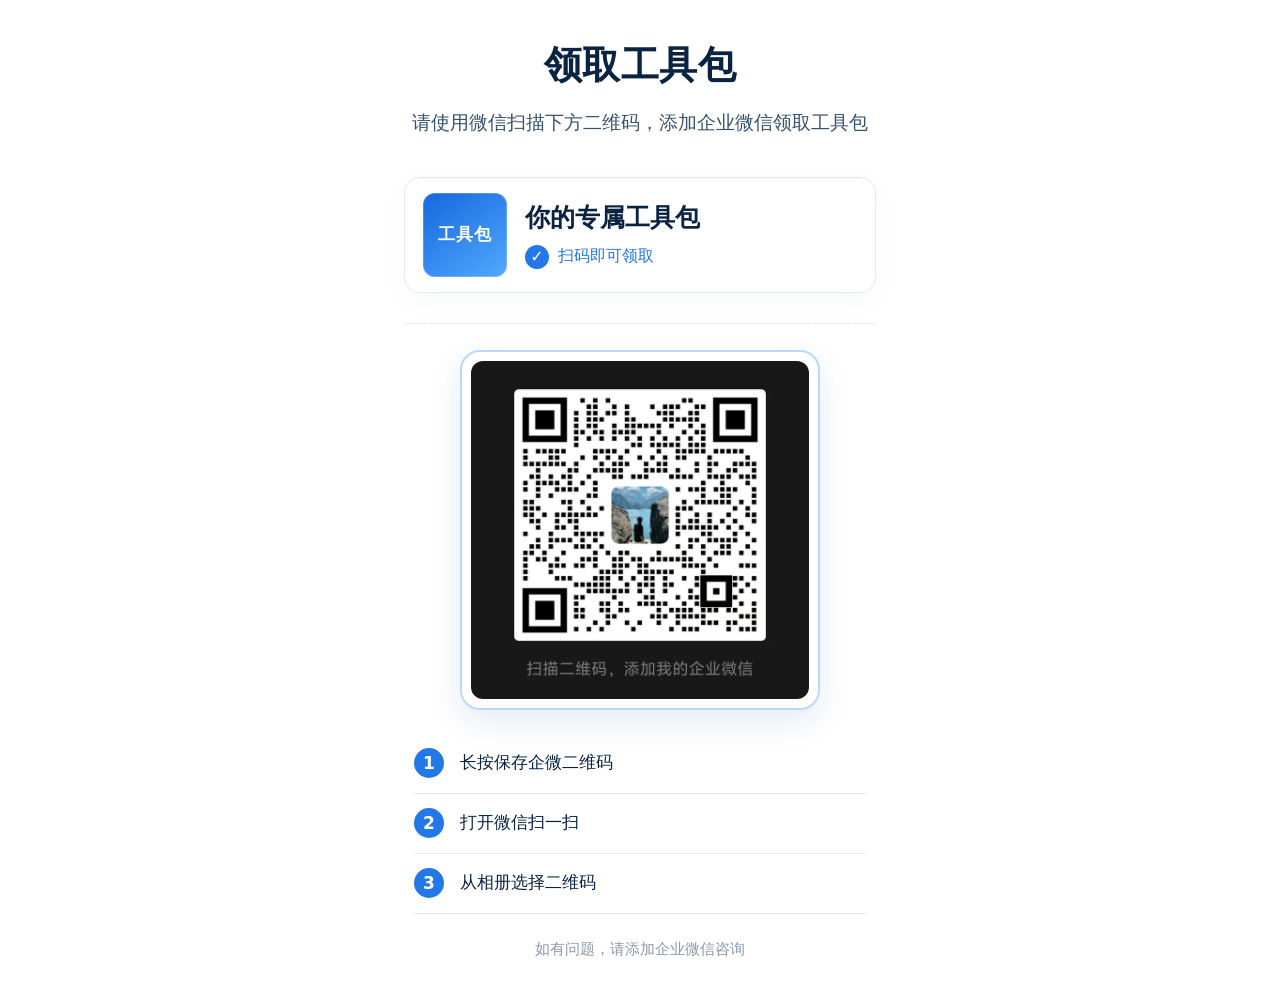
<file: index.html>
<!doctype html>
<html lang="zh-CN">
<head>
  <meta charset="utf-8">
  <meta name="viewport" content="width=device-width, initial-scale=1, viewport-fit=cover">
  <meta name="theme-color" content="#ffffff">
  <meta name="description" content="扫描企业微信二维码领取工具包">
  <title>领取工具包</title>
  <link rel="icon" href="favicon.svg" type="image/svg+xml">
  <link rel="preload" href="wecom-qr.webp" as="image" type="image/webp">
  <style>
    :root {
      --accent: #2378e8;
      --accent-soft: #d9eaff;
      --text: #0a2343;
      --muted: #61728a;
      --border: #e2e9f2;
    }

    * { box-sizing: border-box; }

    html {
      min-width: 320px;
      background: #fff;
    }

    body {
      min-width: 320px;
      min-height: 100vh;
      margin: 0;
      background: #fff;
      color: var(--text);
      font-family: "PingFang SC", "Microsoft YaHei", system-ui, -apple-system, sans-serif;
      -webkit-font-smoothing: antialiased;
    }

    main {
      width: min(100%, 520px);
      min-height: 100vh;
      margin: 0 auto;
      padding: max(42px, env(safe-area-inset-top)) 24px max(28px, env(safe-area-inset-bottom));
      overflow: hidden;
    }

    header { text-align: center; }

    h1 {
      margin: 0;
      font-size: clamp(30px, 8vw, 38px);
      line-height: 1.22;
      letter-spacing: .01em;
    }

    header p {
      margin: 18px 0 0;
      color: #38526e;
      font-size: clamp(16px, 4.2vw, 19px);
      line-height: 1.7;
    }

    .summary {
      display: flex;
      align-items: center;
      gap: 18px;
      margin-top: 38px;
      padding: 15px 18px;
      border: 1px solid var(--border);
      border-radius: 16px;
      box-shadow: 0 8px 26px rgb(30 76 132 / 4%);
    }

    .cover {
      width: 84px;
      height: 84px;
      flex: 0 0 84px;
      display: grid;
      place-items: center;
      border-radius: 12px;
      background: linear-gradient(145deg, #1468dc, #53a8ff);
      box-shadow: inset 0 0 0 1px rgb(255 255 255 / 20%);
      color: #fff;
      font-size: 17px;
      font-weight: 700;
      letter-spacing: .05em;
    }

    .summary h2 {
      margin: 0;
      overflow: hidden;
      font-size: clamp(20px, 5.2vw, 25px);
      line-height: 1.35;
      text-overflow: ellipsis;
      white-space: nowrap;
    }

    .status {
      display: flex;
      align-items: center;
      gap: 9px;
      margin: 10px 0 0;
      color: var(--accent);
      font-size: 16px;
    }

    .check {
      display: grid;
      width: 24px;
      height: 24px;
      place-items: center;
      border-radius: 50%;
      background: var(--accent);
      color: #fff;
      font-weight: 700;
    }

    .divider {
      margin: 30px 0 26px;
      border-top: 1px dashed var(--border);
    }

    .qr-wrap {
      width: min(100%, 360px);
      margin: 0 auto;
      padding: 9px;
      border: 2px solid #b9d8ff;
      border-radius: 20px;
      box-shadow: 0 12px 30px rgb(24 96 183 / 12%);
    }

    .qr {
      display: block;
      width: 100%;
      height: auto;
      border-radius: 12px;
      user-select: none;
      -webkit-touch-callout: default;
    }

    ol {
      margin: 24px 10px 0;
      padding: 0;
      list-style: none;
    }

    li {
      display: flex;
      align-items: center;
      gap: 16px;
      min-height: 60px;
      border-bottom: 1px solid var(--border);
    }

    li span {
      display: grid;
      width: 30px;
      height: 30px;
      flex: 0 0 30px;
      place-items: center;
      border-radius: 50%;
      background: var(--accent);
      color: #fff;
      font-size: 17px;
      font-weight: 650;
    }

    li p {
      margin: 0;
      font-size: 17px;
      line-height: 1.5;
    }

    footer {
      margin-top: 26px;
      color: #8a98aa;
      font-size: 15px;
      text-align: center;
    }

    @media (max-width: 380px) {
      main { padding-right: 18px; padding-left: 18px; }
      .summary { gap: 14px; padding: 13px 14px; }
      .cover { width: 72px; height: 72px; flex-basis: 72px; }
    }
  </style>
</head>
<body>
  <main aria-labelledby="page-title">
    <header>
      <h1 id="page-title">领取工具包</h1>
      <p>请使用微信扫描下方二维码，添加企业微信领取工具包</p>
    </header>

    <section class="summary" aria-label="工具包信息">
      <div class="cover" aria-hidden="true">工具包</div>
      <div>
        <h2>你的专属工具包</h2>
        <p class="status"><span class="check" aria-hidden="true">✓</span>扫码即可领取</p>
      </div>
    </section>

    <div class="divider" aria-hidden="true"></div>

    <section aria-label="工具包领取二维码">
      <div class="qr-wrap">
        <img class="qr" src="wecom-qr.webp" alt="添加企业微信的二维码" width="720" height="720" fetchpriority="high" decoding="async">
      </div>
    </section>

    <ol aria-label="领取步骤">
      <li><span>1</span><p>长按保存企微二维码</p></li>
      <li><span>2</span><p>打开微信扫一扫</p></li>
      <li><span>3</span><p>从相册选择二维码</p></li>
    </ol>

    <footer>如有问题，请添加企业微信咨询</footer>
  </main>
</body>
</html>
</file>
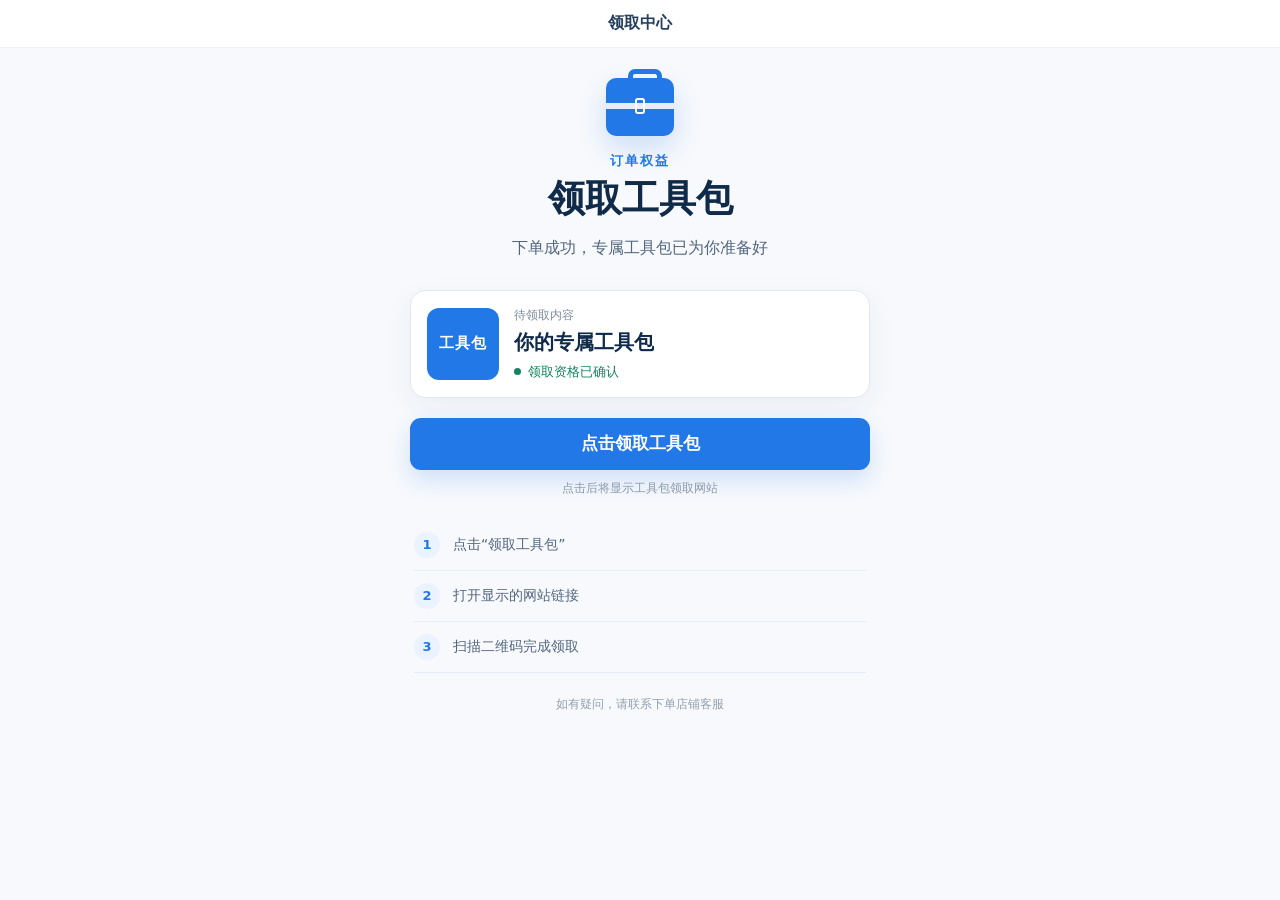
<file: claim/index.html>
<!doctype html>
<html lang="zh-CN">
<head>
  <meta charset="utf-8">
  <meta name="viewport" content="width=device-width, initial-scale=1, viewport-fit=cover">
  <meta name="theme-color" content="#f7f9fc">
  <meta name="description" content="工具包领取页面">
  <title>领取工具包</title>
  <link rel="icon" href="../favicon.svg" type="image/svg+xml">
  <link rel="stylesheet" href="styles.css">
  <script src="app.js" defer></script>
</head>
<body>
  <div class="topbar" aria-hidden="true">
    <span>领取中心</span>
  </div>

  <main>
    <header class="hero">
      <div class="toolkit-icon" aria-hidden="true">
        <span></span>
      </div>
      <p class="eyebrow">订单权益</p>
      <h1>领取工具包</h1>
      <p class="subtitle">下单成功，专属工具包已为你准备好</p>
    </header>

    <section class="order" aria-labelledby="toolkit-title">
      <div class="cover" aria-hidden="true">工具包</div>
      <div class="order-copy">
        <p>待领取内容</p>
        <h2 id="toolkit-title">你的专属工具包</h2>
        <span><i aria-hidden="true"></i>领取资格已确认</span>
      </div>
    </section>

    <section class="action-area" aria-label="领取操作">
      <button id="claim-button" class="claim-button" type="button">
        点击领取工具包
      </button>
      <p id="claim-tip" class="claim-tip">点击后将显示工具包领取网站</p>

      <div id="result" class="result" hidden>
        <div class="success" aria-hidden="true">✓</div>
        <h2>领取链接已生成</h2>
        <p>点击下方网站链接，进入二维码领取页面</p>

        <a id="website-link" class="website-link" href="https://dazui424.github.io/toolkit-claim-page/">
          https://dazui424.github.io/toolkit-claim-page/
        </a>

        <a class="open-button" href="https://dazui424.github.io/toolkit-claim-page/">
          打开领取网站
        </a>
        <button id="copy-button" class="copy-button" type="button">复制网站链接</button>
        <p id="copy-status" class="copy-status" role="status" aria-live="polite"></p>
      </div>
    </section>

    <ol class="steps" aria-label="领取说明">
      <li><span>1</span><p>点击“领取工具包”</p></li>
      <li><span>2</span><p>打开显示的网站链接</p></li>
      <li><span>3</span><p>扫描二维码完成领取</p></li>
    </ol>

    <footer>如有疑问，请联系下单店铺客服</footer>
  </main>
</body>
</html>
</file>
<file: claim/styles.css>
:root {
  --accent: #2378e8;
  --accent-dark: #1764c7;
  --accent-soft: #eaf3ff;
  --text: #102a49;
  --muted: #66768a;
  --border: #e0e7f0;
  --success: #14845e;
  --background: #f7f9fc;
}

* { box-sizing: border-box; }

html {
  min-width: 320px;
  background: var(--background);
}

body {
  min-width: 320px;
  min-height: 100vh;
  margin: 0;
  background: var(--background);
  color: var(--text);
  font-family: "PingFang SC", "Microsoft YaHei", system-ui, -apple-system, sans-serif;
  -webkit-font-smoothing: antialiased;
}

button,
a { -webkit-tap-highlight-color: transparent; }

button { font: inherit; }

.topbar {
  display: grid;
  min-height: calc(48px + env(safe-area-inset-top));
  padding-top: env(safe-area-inset-top);
  place-items: center;
  border-bottom: 1px solid #edf1f6;
  background: #fff;
  color: #263f5c;
  font-size: 16px;
  font-weight: 650;
}

main {
  width: min(100%, 500px);
  margin: 0 auto;
  padding: 30px 20px max(26px, env(safe-area-inset-bottom));
}

.hero { text-align: center; }

.toolkit-icon {
  position: relative;
  width: 68px;
  height: 58px;
  margin: 0 auto 16px;
  border-radius: 10px;
  background: var(--accent);
  box-shadow: 0 12px 28px rgb(35 120 232 / 20%);
}

.toolkit-icon::before {
  position: absolute;
  top: -9px;
  left: 22px;
  width: 24px;
  height: 13px;
  border: 5px solid var(--accent);
  border-bottom: 0;
  border-radius: 7px 7px 0 0;
  content: "";
}

.toolkit-icon::after {
  position: absolute;
  top: 25px;
  left: 0;
  width: 100%;
  height: 6px;
  background: rgb(255 255 255 / 88%);
  content: "";
}

.toolkit-icon span {
  position: absolute;
  z-index: 1;
  top: 20px;
  left: 29px;
  width: 10px;
  height: 16px;
  border: 2px solid #fff;
  border-radius: 3px;
}

.eyebrow {
  margin: 0 0 7px;
  color: var(--accent);
  font-size: 13px;
  font-weight: 700;
  letter-spacing: .16em;
}

h1 {
  margin: 0;
  font-size: clamp(30px, 8.2vw, 37px);
  line-height: 1.2;
}

.subtitle {
  margin: 13px 0 0;
  color: #52667e;
  font-size: 16px;
  line-height: 1.7;
}

.order {
  display: flex;
  align-items: center;
  gap: 15px;
  margin-top: 28px;
  padding: 16px;
  border: 1px solid var(--border);
  border-radius: 15px;
  background: #fff;
  box-shadow: 0 10px 30px rgb(28 64 106 / 6%);
}

.cover {
  display: grid;
  width: 72px;
  height: 72px;
  flex: 0 0 72px;
  place-items: center;
  border-radius: 12px;
  background: var(--accent);
  color: #fff;
  font-size: 15px;
  font-weight: 750;
  letter-spacing: .05em;
}

.order-copy { min-width: 0; }

.order-copy > p {
  margin: 0 0 4px;
  color: #7d8c9e;
  font-size: 12px;
}

.order-copy h2 {
  margin: 0;
  overflow: hidden;
  font-size: 20px;
  line-height: 1.4;
  text-overflow: ellipsis;
  white-space: nowrap;
}

.order-copy span {
  display: flex;
  align-items: center;
  gap: 7px;
  margin-top: 7px;
  color: var(--success);
  font-size: 13px;
}

.order-copy i {
  width: 7px;
  height: 7px;
  border-radius: 50%;
  background: var(--success);
}

.action-area { margin-top: 20px; }

.claim-button,
.open-button,
.copy-button {
  display: grid;
  width: 100%;
  min-height: 52px;
  place-items: center;
  border-radius: 11px;
  font-size: 17px;
  font-weight: 700;
  text-decoration: none;
}

.claim-button[hidden],
.claim-tip[hidden] { display: none; }

.claim-button,
.open-button {
  border: 0;
  background: var(--accent);
  box-shadow: 0 10px 22px rgb(35 120 232 / 19%);
  color: #fff;
  cursor: pointer;
}

.claim-button:active,
.open-button:active { background: var(--accent-dark); }

.claim-tip {
  margin: 10px 0 0;
  color: #8b99aa;
  font-size: 12px;
  text-align: center;
}

.result {
  padding: 24px 18px 19px;
  border: 1px solid #cfe0f6;
  border-radius: 15px;
  background: #fff;
  box-shadow: 0 12px 34px rgb(29 72 123 / 8%);
  text-align: center;
}

.result[hidden] { display: none; }

.success {
  display: grid;
  width: 50px;
  height: 50px;
  margin: 0 auto 13px;
  place-items: center;
  border-radius: 50%;
  background: #e6f7ef;
  color: var(--success);
  font-size: 25px;
  font-weight: 760;
}

.result h2 { margin: 0; font-size: 22px; }

.result > p {
  margin: 9px 0 0;
  color: var(--muted);
  font-size: 14px;
  line-height: 1.65;
}

.website-link {
  display: block;
  overflow-wrap: anywhere;
  margin: 17px 0;
  padding: 13px 12px;
  border: 1px solid #d7e4f3;
  border-radius: 9px;
  background: #f4f8fd;
  color: #1c6fd6;
  font-size: 14px;
  line-height: 1.5;
  text-align: left;
}

.copy-button {
  margin-top: 10px;
  border: 1px solid #cad9ea;
  background: #fff;
  color: #35516f;
  cursor: pointer;
}

.copy-status {
  min-height: 18px;
  margin: 8px 0 -6px !important;
  color: var(--success) !important;
  font-size: 12px !important;
}

.steps {
  margin: 23px 4px 0;
  padding: 0;
  list-style: none;
}

.steps li {
  display: flex;
  align-items: center;
  gap: 13px;
  min-height: 51px;
  border-bottom: 1px solid #e7edf4;
}

.steps span {
  display: grid;
  width: 26px;
  height: 26px;
  flex: 0 0 26px;
  place-items: center;
  border-radius: 50%;
  background: var(--accent-soft);
  color: var(--accent);
  font-size: 13px;
  font-weight: 750;
}

.steps p { margin: 0; color: #53677f; font-size: 14px; }

footer {
  margin-top: 23px;
  color: #92a0b0;
  font-size: 12px;
  text-align: center;
}

button:focus-visible,
a:focus-visible {
  outline: 3px solid rgb(35 120 232 / 25%);
  outline-offset: 2px;
}

@media (max-width: 370px) {
  main { padding-right: 15px; padding-left: 15px; }
  .order { gap: 12px; padding: 14px; }
  .cover { width: 64px; height: 64px; flex-basis: 64px; }
  .result { padding-right: 14px; padding-left: 14px; }
}

@media (prefers-reduced-motion: reduce) {
  * { scroll-behavior: auto !important; }
}
</file>
